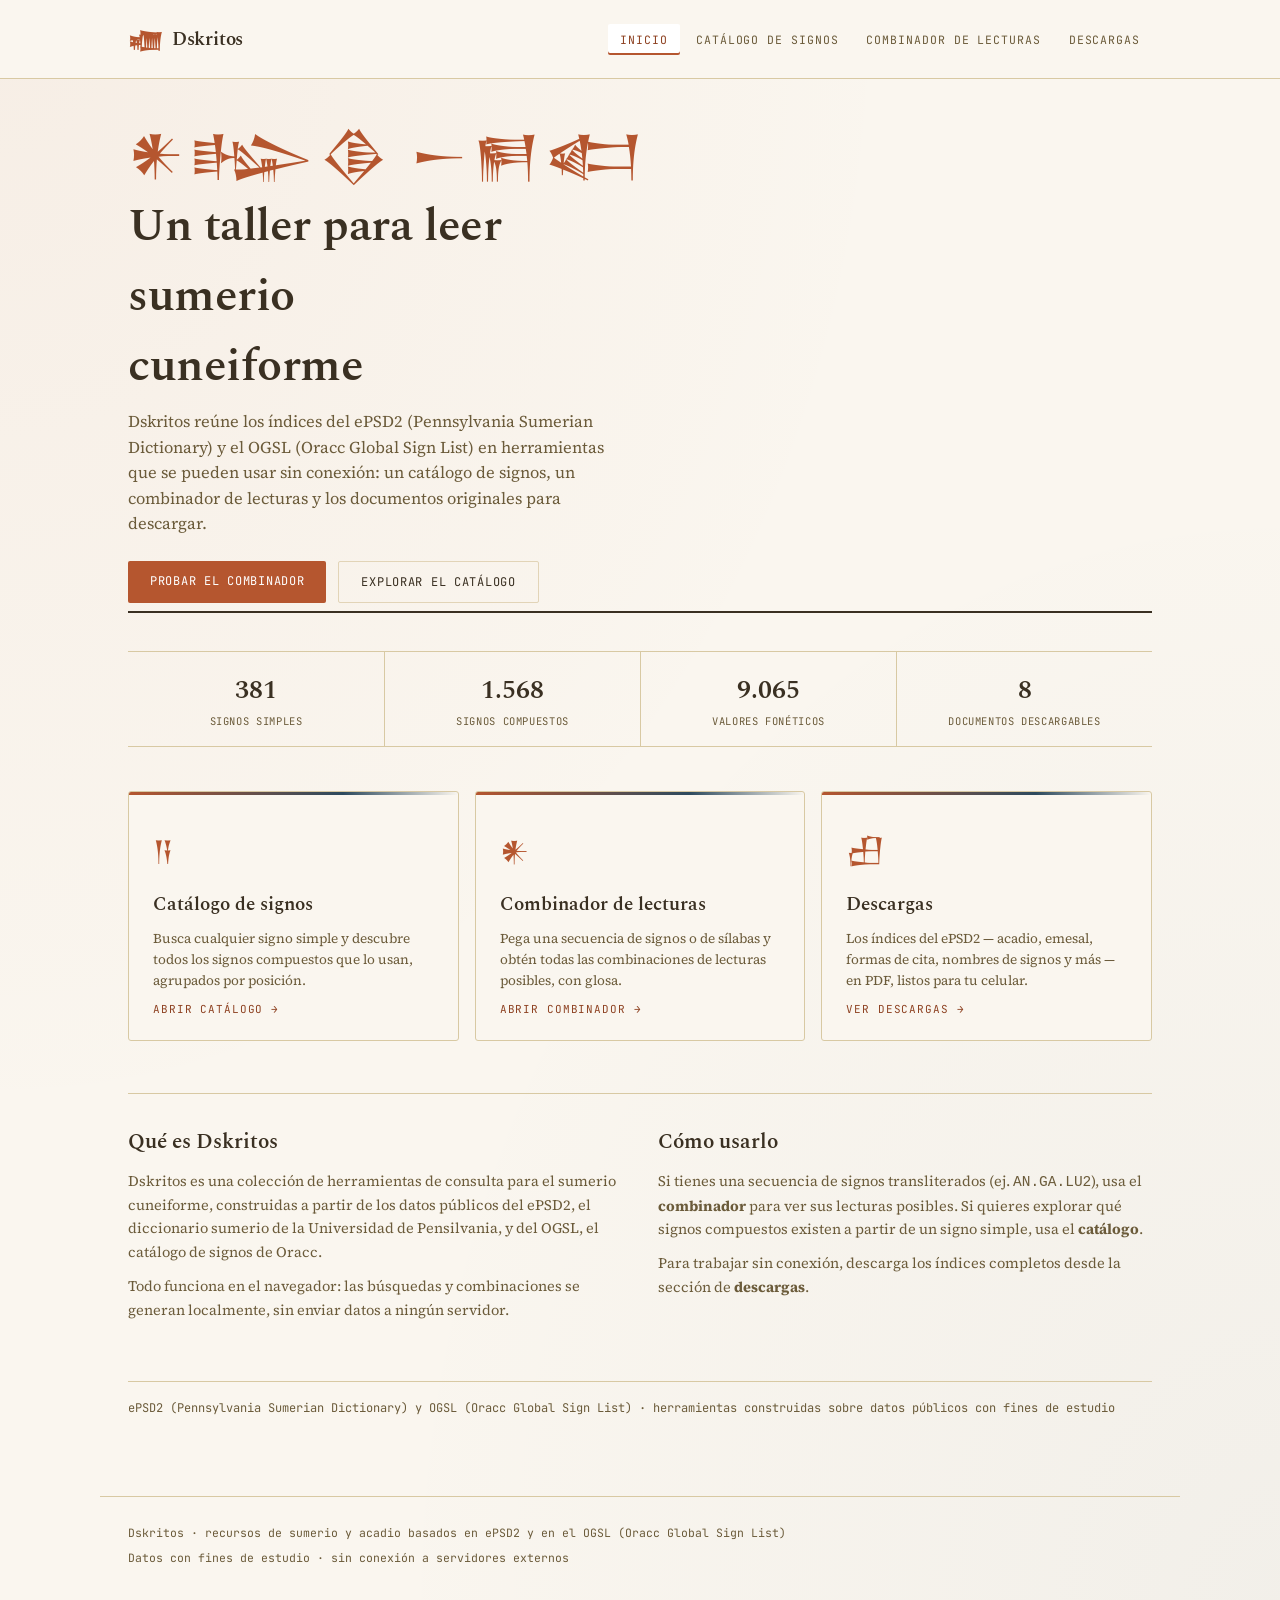
<file: index.html>
<!DOCTYPE html>
<html lang="es">
<head>
<meta charset="UTF-8">
<meta name="viewport" content="width=device-width, initial-scale=1">
<title>Dskritos — herramientas de sumerio cuneiforme</title>
<meta name="description" content="Catálogo de signos, combinador de lecturas y descargas del ePSD2 y el OGSL para leer y estudiar sumerio cuneiforme.">
<link rel="stylesheet" href="assets/css/base.css">
<link rel="stylesheet" href="assets/css/index.css">
</head>
<body>
<nav class="site-nav">
  <div class="nav-inner">
    <a class="wordmark" href="index.html"><span class="glyph">𒁾</span>Dskritos</a>
    <div class="nav-links">
      <a href="index.html" class="active">Inicio</a>
      <a href="catalogo.html">Catálogo de signos</a>
      <a href="combinador.html">Combinador de lecturas</a>
      <a href="descargas.html">Descargas</a>
    </div>
  </div>
</nav>
<div class="wrap">

  <header class="hero">
    <div class="hero-glyphs">𒀭𒈗𒆠 𒀸𒂍𒅗</div>
    <h1>Un taller para leer sumerio cuneiforme</h1>
    <p class="subtitle">Dskritos reúne los índices del ePSD2 (Pennsylvania Sumerian Dictionary) y el OGSL (Oracc Global Sign List) en herramientas que se pueden usar sin conexión: un catálogo de signos, un combinador de lecturas y los documentos originales para descargar.</p>
    <div class="hero-actions">
      <a class="hero-btn primary" href="combinador.html">Probar el combinador</a>
      <a class="hero-btn ghost" href="catalogo.html">Explorar el catálogo</a>
    </div>
  </header>

  <div class="stats-strip">
    <div class="stat"><div class="stat-num">381</div><div class="stat-label">Signos simples</div></div>
    <div class="stat"><div class="stat-num">1.568</div><div class="stat-label">Signos compuestos</div></div>
    <div class="stat"><div class="stat-num">9.065</div><div class="stat-label">Valores fonéticos</div></div>
    <div class="stat"><div class="stat-num">8</div><div class="stat-label">Documentos descargables</div></div>
  </div>

  <section>
    <div class="tools-grid">
      <a class="tool-card" href="catalogo.html">
        <div class="tool-glyph">𒀀</div>
        <h3 class="tool-name">Catálogo de signos</h3>
        <p class="tool-desc">Busca cualquier signo simple y descubre todos los signos compuestos que lo usan, agrupados por posición.</p>
        <div class="tool-cta">Abrir catálogo →</div>
      </a>
      <a class="tool-card" href="combinador.html">
        <div class="tool-glyph">𒀭</div>
        <h3 class="tool-name">Combinador de lecturas</h3>
        <p class="tool-desc">Pega una secuencia de signos o de sílabas y obtén todas las combinaciones de lecturas posibles, con glosa.</p>
        <div class="tool-cta">Abrir combinador →</div>
      </a>
      <a class="tool-card" href="descargas.html">
        <div class="tool-glyph">𒌷</div>
        <h3 class="tool-name">Descargas</h3>
        <p class="tool-desc">Los índices del ePSD2 — acadio, emesal, formas de cita, nombres de signos y más — en PDF, listos para tu celular.</p>
        <div class="tool-cta">Ver descargas →</div>
      </a>
    </div>
  </section>

  <section class="about-block">
    <div>
      <h2>Qué es Dskritos</h2>
      <p>Dskritos es una colección de herramientas de consulta para el sumerio cuneiforme, construidas a partir de los datos públicos del ePSD2, el diccionario sumerio de la Universidad de Pensilvania, y del OGSL, el catálogo de signos de Oracc.</p>
      <p>Todo funciona en el navegador: las búsquedas y combinaciones se generan localmente, sin enviar datos a ningún servidor.</p>
    </div>
    <div>
      <h2>Cómo usarlo</h2>
      <p>Si tienes una secuencia de signos transliterados (ej. <code>AN.GA.LU2</code>), usa el <strong>combinador</strong> para ver sus lecturas posibles. Si quieres explorar qué signos compuestos existen a partir de un signo simple, usa el <strong>catálogo</strong>.</p>
      <p>Para trabajar sin conexión, descarga los índices completos desde la sección de <strong>descargas</strong>.</p>
    </div>
  </section>

  <footer>ePSD2 (Pennsylvania Sumerian Dictionary) y OGSL (Oracc Global Sign List) · herramientas construidas sobre datos públicos con fines de estudio</footer>
</div>
<footer class="site-footer">
  <span>Dskritos · recursos de sumerio y acadio basados en ePSD2 y en el OGSL (Oracc Global Sign List)</span>
  <span>Datos con fines de estudio · sin conexión a servidores externos</span>
</footer>
</body>
</html>
</file>
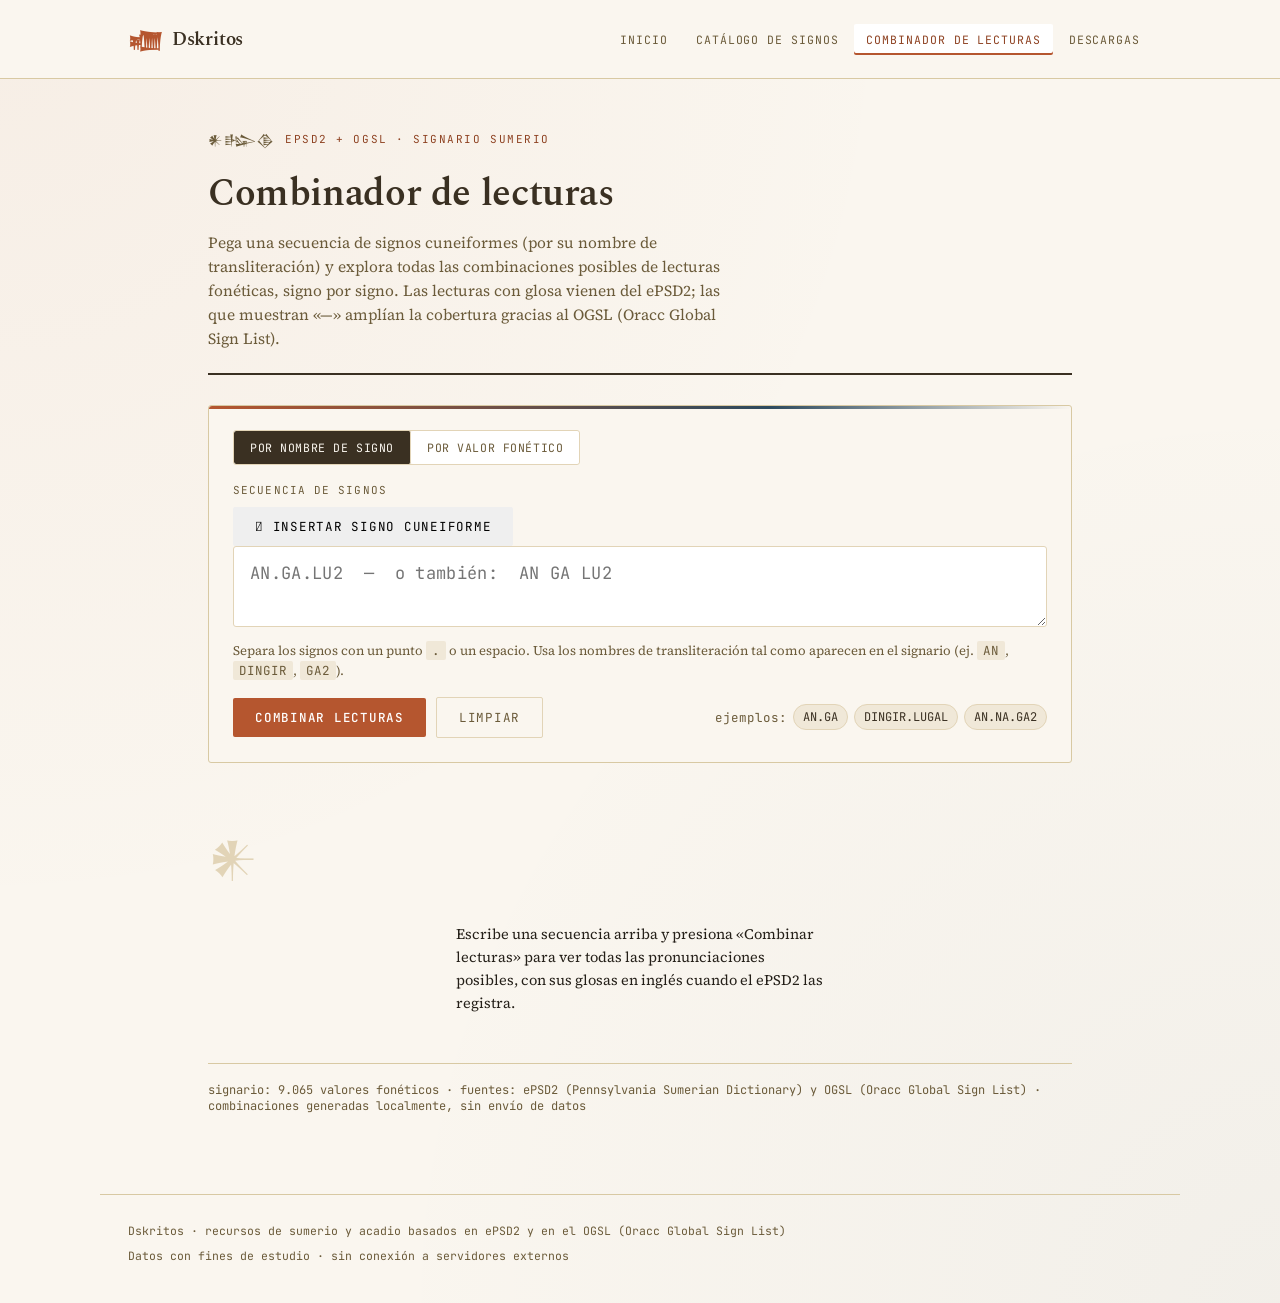
<file: combinador.html>
<!DOCTYPE html>
<html lang="es">
<head>
<meta charset="UTF-8">
<meta name="viewport" content="width=device-width, initial-scale=1">
<title>Combinador de lecturas — Dskritos</title>
<meta name="description" content="Combina secuencias de signos cuneiformes o de valores fonéticos y descubre todas las lecturas posibles registradas en el ePSD2 y el OGSL.">
<link rel="stylesheet" href="assets/css/base.css">
<link rel="stylesheet" href="assets/css/combinador.css">
</head>
<body>
<nav class="site-nav">
  <div class="nav-inner">
    <a class="wordmark" href="index.html"><span class="glyph">𒁾</span>Dskritos</a>
    <div class="nav-links">
      <a href="index.html">Inicio</a>
      <a href="catalogo.html">Catálogo de signos</a>
      <a href="combinador.html" class="active">Combinador de lecturas</a>
      <a href="descargas.html">Descargas</a>
    </div>
  </div>
</nav>
<div class="wrap">

  <header>
    <div class="eyebrow"><span class="glyph-rule">𒀭𒈗𒆠</span> ePSD2 + OGSL · signario sumerio</div>
    <h1>Combinador de lecturas</h1>
    <p class="subtitle">Pega una secuencia de signos cuneiformes (por su nombre de transliteración) y explora todas las combinaciones posibles de lecturas fonéticas, signo por signo. Las lecturas con glosa vienen del ePSD2; las que muestran «—» amplían la cobertura gracias al OGSL (Oracc Global Sign List).</p>
  </header>

  <div class="input-zone">
    <div class="mode-toggle">
      <button class="mode-btn active" id="modeSigno" data-mode="signo">Por nombre de signo</button>
      <button class="mode-btn" id="modeFon" data-mode="fonetico">Por valor fonético</button>
    </div>
    <div class="seq-header">
      <label for="seq" id="seqLabel">Secuencia de signos</label>
      <button type="button" class="btn-teclado" id="btnTeclado"><span class="glyph">𒀭</span> Insertar signo cuneiforme</button>
    </div>
    <textarea id="seq" placeholder="AN.GA.LU2  —  o también:  AN GA LU2"></textarea>
    <div class="teclado-panel" id="tecladoPanel" hidden>
      <input type="text" id="tecladoSearch" placeholder="Buscar signo por nombre (ej. AN, LUGAL, KI)…">
      <div class="teclado-count" id="tecladoCount"></div>
      <div class="teclado-grid" id="tecladoGrid"></div>
    </div>
    <p class="hint" id="seqHint">Separa los signos con un punto <code>.</code> o un espacio. Usa los nombres de transliteración tal como aparecen en el signario (ej. <code>AN</code>, <code>DINGIR</code>, <code>GA2</code>). También puedes escribir en cuneiforme de verdad — pega texto cuneiforme o insértalo con el botón de arriba — y el combinador lo reconoce solo.</p>
    <div class="actions">
      <button class="btn-primary" id="btnRun">Combinar lecturas</button>
      <button class="btn-ghost" id="btnClear">Limpiar</button>
      <div class="examples" id="examplesRow">
        <span style="font-family:'JetBrains Mono',monospace;">ejemplos:</span>
        <span class="ex-chip" data-ex="AN.GA">AN.GA</span>
        <span class="ex-chip" data-ex="DINGIR.LUGAL">DINGIR.LUGAL</span>
        <span class="ex-chip" data-ex="AN.NA.GA2">AN.NA.GA2</span>
      </div>
    </div>
  </div>

  <div id="tokensRow" class="tokens-row"></div>

  <section class="results" id="results">
    <div class="empty-state">
      <div class="big-glyph">𒀭</div>
      <p>Escribe una secuencia arriba y presiona «Combinar lecturas» para ver todas las pronunciaciones posibles, con sus glosas en inglés cuando el ePSD2 las registra.</p>
    </div>
  </section>

  <footer>signario: 9.065 valores fonéticos · fuentes: ePSD2 (Pennsylvania Sumerian Dictionary) y OGSL (Oracc Global Sign List) · combinaciones generadas localmente, sin envío de datos</footer>
</div>
<footer class="site-footer">
  <span>Dskritos · recursos de sumerio y acadio basados en ePSD2 y en el OGSL (Oracc Global Sign List)</span>
  <span>Datos con fines de estudio · sin conexión a servidores externos</span>
</footer>
<script src="assets/js/data-combinador.js"></script>
<script src="assets/js/data-glifos.js"></script>
<script src="assets/js/logic-combinador.js"></script>
<script src="assets/js/logic-teclado.js"></script>
</body>
</html>
</file>
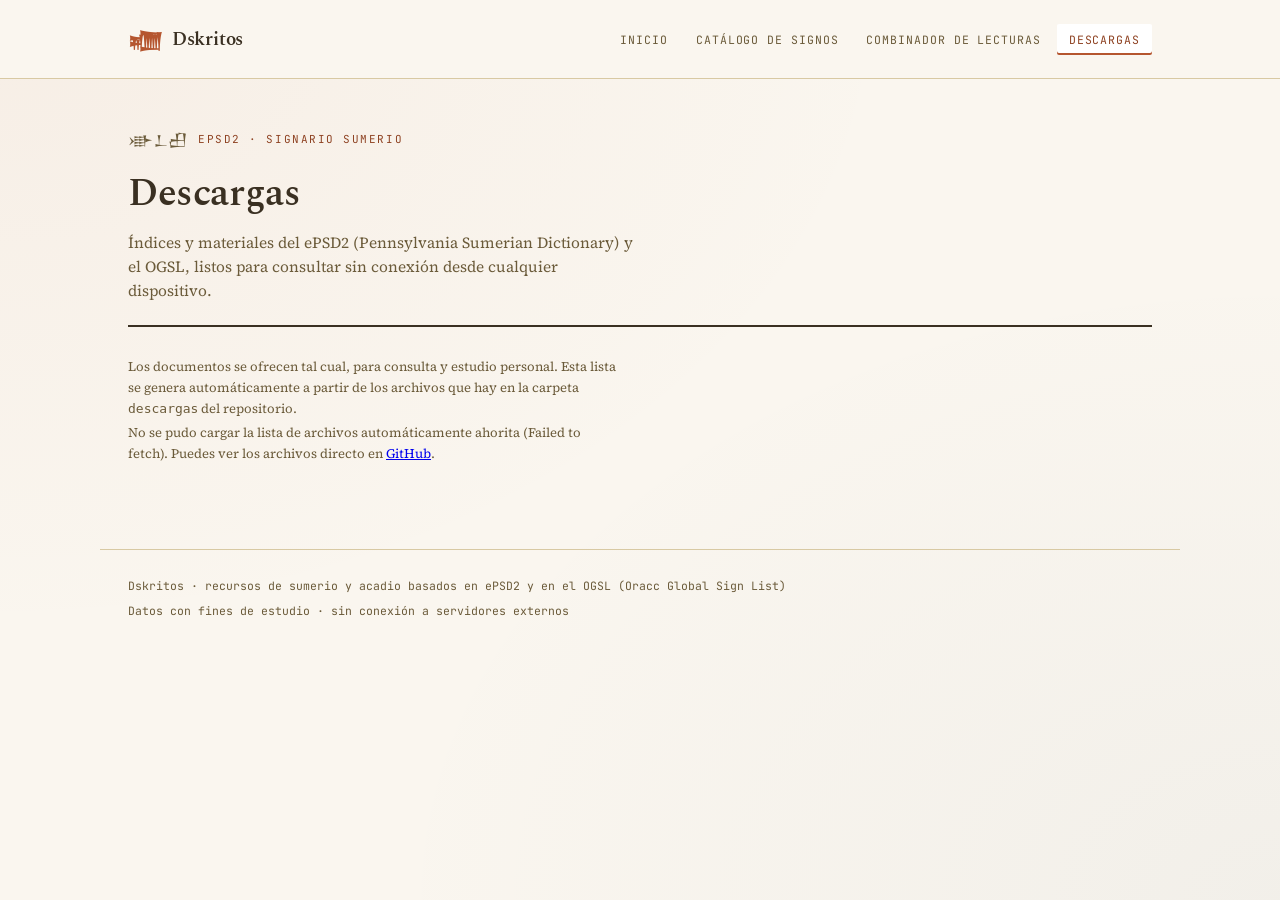
<file: descargas.html>
<!DOCTYPE html>
<html lang="es">
<head>
<meta charset="UTF-8">
<meta name="viewport" content="width=device-width, initial-scale=1">
<title>Descargas — Dskritos</title>
<meta name="description" content="Descarga en PDF los índices del ePSD2 (acadio, emesal, inglés, formas de cita, nombres de signos, transliteración), el catálogo OGSL y otros materiales de sumerio.">
<link rel="stylesheet" href="assets/css/base.css">
<link rel="stylesheet" href="assets/css/descargas.css">
</head>
<body>
<nav class="site-nav">
  <div class="nav-inner">
    <a class="wordmark" href="index.html"><span class="glyph">𒁾</span>Dskritos</a>
    <div class="nav-links">
      <a href="index.html">Inicio</a>
      <a href="catalogo.html">Catálogo de signos</a>
      <a href="combinador.html">Combinador de lecturas</a>
      <a href="descargas.html" class="active">Descargas</a>
    </div>
  </div>
</nav>
<div class="wrap">

  <header>
    <div class="eyebrow"><span class="glyph-rule">𒀝𒁇𒌷</span> ePSD2 · signario sumerio</div>
    <h1>Descargas</h1>
    <p class="subtitle">Índices y materiales del ePSD2 (Pennsylvania Sumerian Dictionary) y el OGSL, listos para consultar sin conexión desde cualquier dispositivo.</p>
  </header>

  <p class="dl-note">Los documentos se ofrecen tal cual, para consulta y estudio personal. Esta lista se genera automáticamente a partir de los archivos que hay en la carpeta <code>descargas</code> del repositorio.</p>

  <div id="dl-estado" class="dl-note">Cargando lista de archivos…</div>
  <div id="dl-dynamic"></div>

</div>
<footer class="site-footer">
  <span>Dskritos · recursos de sumerio y acadio basados en ePSD2 y en el OGSL (Oracc Global Sign List)</span>
  <span>Datos con fines de estudio · sin conexión a servidores externos</span>
</footer>
<script src="assets/js/data-descargas.js"></script>
<script src="assets/js/logic-descargas.js"></script>
</body>
</html>
</file>
<file: assets/css/base.css>
@import url('https://fonts.googleapis.com/css2?family=Spectral:ital,wght@0,400;0,500;0,600;0,700;1,400&family=Source+Serif+4:opsz,wght@8..60,400;8..60,500;8..60,600&family=JetBrains+Mono:wght@400;500&display=swap');
@import url('https://fonts.googleapis.com/css2?family=Noto+Sans+Cuneiform&display=swap');

:root{
  --clay-50:#FAF6EF;
  --clay-100:#F0E8D8;
  --clay-200:#E2D4B7;
  --clay-700:#6B5B3A;
  --clay-900:#3A3022;
  --ink:#241F18;
  --terracotta:#B5562F;
  --terracotta-dark:#8E4222;
  --lapis:#2D4A5E;
  --line:#D8C9A3;
  --paper:#FAF6EF;
}

*{box-sizing:border-box;}
html,body{margin:0;padding:0;}
body{
  background:var(--paper);
  background-image:
    radial-gradient(ellipse at top left, rgba(181,86,47,0.05), transparent 50%),
    radial-gradient(ellipse at bottom right, rgba(45,74,94,0.04), transparent 50%);
  color:var(--ink);
  font-family:'Source Serif 4', serif;
  min-height:100vh;
}

.wrap{
  max-width:1080px;
  margin:0 auto;
  padding:0 28px 80px;
}

/* ---------- Navegación ---------- */
.site-nav{
  border-bottom:1px solid var(--line);
  background:var(--clay-50);
}
.site-nav .nav-inner{
  max-width:1080px;
  margin:0 auto;
  padding:16px 28px;
  display:flex;
  align-items:center;
  justify-content:space-between;
  flex-wrap:wrap;
  gap:14px;
}
.wordmark{
  font-family:'Spectral', serif;
  font-weight:600;
  font-size:19px;
  color:var(--clay-900);
  text-decoration:none;
  display:flex;
  align-items:center;
  gap:9px;
  letter-spacing:-0.01em;
}
.wordmark .glyph{
  font-family:'Noto Sans Cuneiform', serif;
  font-size:20px;
  color:var(--terracotta);
}
.nav-links{
  display:flex;
  gap:4px;
  flex-wrap:wrap;
}
.nav-links a{
  font-family:'JetBrains Mono', monospace;
  font-size:11.5px;
  letter-spacing:0.08em;
  text-transform:uppercase;
  text-decoration:none;
  color:var(--clay-700);
  padding:8px 12px;
  border-radius:2px;
  transition:color 0.12s ease, background 0.12s ease;
}
.nav-links a:hover{
  color:var(--clay-900);
  background:var(--clay-100);
}
.nav-links a.active{
  color:var(--terracotta-dark);
  background:#fff;
  box-shadow:inset 0 -2px 0 var(--terracotta);
}

.wrap > header{
  padding-top:44px;
}

header{
  border-bottom:2px solid var(--clay-900);
  padding-bottom:22px;
  margin-bottom:30px;
  position:relative;
}
.eyebrow{
  font-family:'JetBrains Mono', monospace;
  font-size:11px;
  letter-spacing:0.14em;
  text-transform:uppercase;
  color:var(--terracotta-dark);
  margin-bottom:10px;
  display:flex;
  align-items:center;
  gap:10px;
}
.eyebrow .glyph-rule{
  font-family:'Noto Sans Cuneiform', serif;
  font-size:14px;
  color:var(--clay-700);
  letter-spacing:0.05em;
}
h1{
  font-family:'Spectral', serif;
  font-weight:600;
  font-size:clamp(28px,4vw,38px);
  margin:0 0 8px;
  letter-spacing:-0.01em;
  color:var(--clay-900);
}
.subtitle{
  font-size:15.5px;
  color:var(--clay-700);
  max-width:64ch;
  line-height:1.55;
  margin:0;
}

footer{
  margin-top:48px;
  padding-top:18px;
  border-top:1px solid var(--line);
  font-size:12px;
  color:var(--clay-700);
  font-family:'JetBrains Mono', monospace;
}
footer a{ color:var(--terracotta-dark); }

/* ---------- Utilidades compartidas ---------- */
.site-footer{
  max-width:1080px;
  margin:0 auto;
  padding:28px 28px 40px;
  font-family:'JetBrains Mono', monospace;
  font-size:11.5px;
  color:var(--clay-700);
  border-top:1px solid var(--line);
  display:flex;
  justify-content:space-between;
  flex-wrap:wrap;
  gap:10px;
}
.site-footer a{ color:var(--terracotta-dark); text-decoration:none; }
.site-footer a:hover{ text-decoration:underline; }

@media (max-width:640px){
  .site-nav .nav-inner{ padding:14px 18px; }
  .wrap{ padding:0 18px 60px; }
  .wrap > header{ padding-top:30px; }
}
</file>
<file: assets/css/index.css>
.hero{
  padding:6px 0 8px;
}
.hero-glyphs{
  font-family:'Noto Sans Cuneiform', serif;
  font-size:clamp(34px,7vw,54px);
  color:var(--terracotta);
  letter-spacing:0.08em;
  margin-bottom:14px;
  line-height:1;
}
.hero h1{
  font-size:clamp(32px,5vw,46px);
  max-width:16ch;
}
.hero .subtitle{
  max-width:56ch;
  font-size:16.5px;
}
.hero-actions{
  display:flex;
  gap:12px;
  margin-top:24px;
  flex-wrap:wrap;
}
.hero-btn{
  font-family:'JetBrains Mono', monospace;
  font-size:12px;
  letter-spacing:0.06em;
  text-transform:uppercase;
  text-decoration:none;
  padding:12px 22px;
  border-radius:2px;
  transition:background 0.12s ease, border-color 0.12s ease, transform 0.08s ease;
}
.hero-btn:active{ transform:translateY(1px); }
.hero-btn.primary{ background:var(--terracotta); color:#fff; }
.hero-btn.primary:hover{ background:var(--terracotta-dark); }
.hero-btn.ghost{ background:transparent; color:var(--clay-900); border:1px solid var(--clay-200); }
.hero-btn.ghost:hover{ border-color:var(--terracotta); color:var(--terracotta-dark); }

/* Franja de estadísticas */
.stats-strip{
  display:grid;
  grid-template-columns:repeat(4, 1fr);
  border-top:1px solid var(--line);
  border-bottom:1px solid var(--line);
  margin:38px 0 44px;
}
.stat{
  padding:18px 16px;
  text-align:center;
  border-left:1px solid var(--line);
}
.stat:first-child{ border-left:none; }
.stat-num{
  font-family:'Spectral', serif;
  font-weight:600;
  font-size:26px;
  color:var(--clay-900);
}
.stat-label{
  font-family:'JetBrains Mono', monospace;
  font-size:10.5px;
  letter-spacing:0.06em;
  text-transform:uppercase;
  color:var(--clay-700);
  margin-top:4px;
}

/* Tarjetas de herramientas */
.tools-grid{
  display:grid;
  grid-template-columns:repeat(auto-fit, minmax(240px, 1fr));
  gap:16px;
  margin-bottom:12px;
}
.tool-card{
  display:flex;
  flex-direction:column;
  gap:10px;
  background:var(--clay-50);
  border:1px solid var(--line);
  border-radius:3px;
  padding:24px;
  text-decoration:none;
  color:inherit;
  position:relative;
  overflow:hidden;
  transition:border-color 0.12s ease, transform 0.08s ease, box-shadow 0.12s ease;
}
.tool-card::before{
  content:"";
  position:absolute;
  top:0; left:0; right:0;
  height:3px;
  background:linear-gradient(90deg, var(--terracotta), var(--lapis) 65%, transparent);
}
.tool-card:hover{
  border-color:var(--terracotta);
  transform:translateY(-2px);
  box-shadow:0 4px 14px rgba(58,48,34,0.1);
}
.tool-glyph{
  font-family:'Noto Sans Cuneiform', serif;
  font-size:28px;
  color:var(--terracotta);
}
.tool-name{
  font-family:'Spectral', serif;
  font-weight:600;
  font-size:19px;
  color:var(--clay-900);
  margin:0;
}
.tool-desc{
  font-size:13.5px;
  color:var(--clay-700);
  line-height:1.55;
  margin:0;
  flex-grow:1;
}
.tool-cta{
  font-family:'JetBrains Mono', monospace;
  font-size:11px;
  letter-spacing:0.08em;
  text-transform:uppercase;
  color:var(--terracotta-dark);
}

/* Sección "acerca de" */
.about-block{
  margin-top:52px;
  padding-top:32px;
  border-top:1px solid var(--line);
  display:grid;
  grid-template-columns:1fr 1fr;
  gap:36px;
}
.about-block h2{
  font-family:'Spectral', serif;
  font-weight:600;
  font-size:21px;
  color:var(--clay-900);
  margin:0 0 12px;
}
.about-block p{
  font-size:14.5px;
  color:var(--clay-700);
  line-height:1.65;
  margin:0 0 10px;
}

@media (max-width:720px){
  .stats-strip{ grid-template-columns:repeat(2, 1fr); }
  .stat:nth-child(3){ border-left:none; }
  .about-block{ grid-template-columns:1fr; gap:20px; }
}
</file>
<file: assets/css/combinador.css>
.wrap{ max-width:920px; }

.input-zone{
  background:var(--clay-50);
  border:1px solid var(--line);
  border-radius:3px;
  padding:24px;
  margin-bottom:8px;
  position:relative;
}
.input-zone::before{
  content:"";
  position:absolute;
  top:0; left:0; right:0;
  height:3px;
  background:linear-gradient(90deg, var(--terracotta), var(--lapis) 65%, transparent);
  border-radius:3px 3px 0 0;
}
label{
  display:block;
  font-family:'JetBrains Mono', monospace;
  font-size:11px;
  letter-spacing:0.1em;
  text-transform:uppercase;
  color:var(--clay-700);
  margin-bottom:10px;
}
textarea{
  width:100%;
  min-height:64px;
  resize:vertical;
  font-family:'JetBrains Mono', monospace;
  font-size:17px;
  letter-spacing:0.02em;
  padding:14px 16px;
  border:1.5px solid var(--clay-200);
  border-radius:3px;
  background:#fff;
  color:var(--ink);
  line-height:1.5;
}
textarea:focus{
  outline:none;
  border-color:var(--terracotta);
  box-shadow:0 0 0 3px rgba(181,86,47,0.12);
}
.hint{
  font-size:13px;
  color:var(--clay-700);
  margin-top:9px;
  line-height:1.5;
}
.hint code{
  font-family:'JetBrains Mono', monospace;
  background:var(--clay-100);
  padding:1px 6px;
  border-radius:2px;
  font-size:12.5px;
}

.actions{
  display:flex;
  gap:10px;
  margin-top:16px;
  flex-wrap:wrap;
  align-items:center;
}
button{
  font-family:'JetBrains Mono', monospace;
  font-size:12.5px;
  letter-spacing:0.06em;
  text-transform:uppercase;
  border:none;
  border-radius:2px;
  padding:11px 22px;
  cursor:pointer;
  transition:transform 0.1s ease, box-shadow 0.15s ease;
}
button:focus-visible{outline:2px solid var(--lapis); outline-offset:2px;}
.btn-primary{
  background:var(--terracotta);
  color:#fff;
  font-weight:500;
}
.btn-primary:hover{background:var(--terracotta-dark);}
.btn-primary:active{transform:translateY(1px);}
.btn-ghost{
  background:transparent;
  color:var(--clay-700);
  border:1px solid var(--clay-200);
}
.btn-ghost:hover{border-color:var(--clay-700); color:var(--clay-900);}

.examples{
  font-size:12.5px;
  color:var(--clay-700);
  margin-left:auto;
  display:flex;
  gap:6px;
  align-items:center;
  flex-wrap:wrap;
}
.ex-chip{
  font-family:'JetBrains Mono', monospace;
  background:var(--clay-100);
  border:1px solid var(--clay-200);
  padding:4px 9px;
  border-radius:20px;
  cursor:pointer;
  font-size:12px;
  color:var(--clay-900);
}
.ex-chip:hover{background:var(--clay-200);}

/* Tokens parseados */
.tokens-row{
  display:flex;
  flex-wrap:wrap;
  gap:8px;
  margin:28px 0 6px;
}
.token-card{
  border:1px solid var(--line);
  background:#fff;
  border-radius:3px;
  padding:12px 14px;
  min-width:120px;
  position:relative;
}
.token-card.not-found{
  border-color:#D9A38A;
  background:#FBF2EC;
}
.token-glyph{
  font-family:'Noto Sans Cuneiform', serif;
  font-size:26px;
  color:var(--clay-900);
  line-height:1;
  margin-bottom:4px;
  min-height:30px;
}
.token-name{
  font-family:'JetBrains Mono', monospace;
  font-size:11px;
  color:var(--clay-700);
  letter-spacing:0.02em;
}
.token-count{
  font-size:10.5px;
  color:var(--terracotta-dark);
  margin-top:3px;
  font-family:'JetBrains Mono', monospace;
}
.token-card.not-found .token-count{color:#A85A3F;}

section.results{margin-top:8px;}
.results-meta{
  display:flex;
  justify-content:space-between;
  align-items:baseline;
  margin:30px 0 14px;
  padding-bottom:10px;
  border-bottom:1px solid var(--line);
}
.results-title{
  font-family:'Spectral', serif;
  font-weight:600;
  font-size:19px;
  color:var(--clay-900);
}
.results-count{
  font-family:'JetBrains Mono', monospace;
  font-size:12px;
  color:var(--clay-700);
}

.combo-list{
  display:flex;
  flex-direction:column;
  gap:1px;
  background:var(--line);
  border:1px solid var(--line);
  border-radius:3px;
  overflow:hidden;
}
.combo-row{
  background:#fff;
  padding:14px 18px;
  display:flex;
  align-items:baseline;
  gap:14px;
  flex-wrap:wrap;
}
.combo-row:hover{background:var(--clay-50);}
.combo-reading{
  font-family:'Spectral', serif;
  font-size:18px;
  font-weight:600;
  color:var(--terracotta-dark);
  letter-spacing:0.01em;
}
.combo-glosas{
  font-size:14px;
  color:var(--clay-700);
  flex:1;
  min-width:200px;
}
.combo-glosas .seg{
  color:var(--ink);
}
.combo-glosas .sep{
  color:var(--clay-200);
  margin:0 6px;
}
.combo-also{
  font-family:'JetBrains Mono', monospace;
  font-size:11px;
  color:#A89568;
  width:100%;
  margin-top:4px;
}

.mode-toggle{
  display:flex;
  gap:0;
  margin-bottom:18px;
  border:1px solid var(--clay-200);
  border-radius:3px;
  overflow:hidden;
  width:fit-content;
}
.mode-btn{
  font-family:'JetBrains Mono', monospace;
  font-size:11.5px;
  letter-spacing:0.05em;
  text-transform:uppercase;
  padding:9px 16px;
  background:#fff;
  color:var(--clay-700);
  border:none;
  cursor:pointer;
  border-right:1px solid var(--clay-200);
}
.mode-btn:last-child{border-right:none;}
.mode-btn.active{
  background:var(--clay-900);
  color:var(--clay-50);
}
.mode-btn:hover:not(.active){background:var(--clay-100);}

.match-tag{
  display:inline-block;
  font-family:'JetBrains Mono', monospace;
  font-size:9.5px;
  letter-spacing:0.04em;
  text-transform:uppercase;
  padding:2px 7px;
  border-radius:10px;
  margin-left:8px;
  vertical-align:middle;
}
.match-tag.exact{
  background:#DDE9DD;
  color:#3A6B3A;
}
.match-tag.approx{
  background:#F2E2C8;
  color:#8E6A22;
}
.token-altcount{
  font-size:9.5px;
  color:var(--clay-700);
  margin-top:2px;
  font-family:'JetBrains Mono', monospace;
}
.signo-pick{
  font-family:'JetBrains Mono', monospace;
  font-size:10px;
  color:var(--lapis);
}
.empty-state .big-glyph{
  font-family:'Noto Sans Cuneiform', serif;
  font-size:48px;
  color:var(--clay-200);
  margin-bottom:14px;
}
.empty-state p{
  font-size:14.5px;
  max-width:46ch;
  margin:0 auto;
  line-height:1.6;
}

.limit-note{
  font-family:'JetBrains Mono', monospace;
  font-size:11.5px;
  color:var(--terracotta-dark);
  background:#FBF2EC;
  border:1px solid #E8C7B5;
  padding:10px 14px;
  border-radius:3px;
  margin-top:14px;
}


@media (max-width: 600px){
  .wrap{padding:28px 16px 60px;}
  .examples{margin-left:0; width:100%;}
}
</file>
<file: assets/css/descargas.css>
.section-label{
  font-family:'JetBrains Mono', monospace;
  font-size:11.5px;
  letter-spacing:0.12em;
  text-transform:uppercase;
  color:var(--clay-700);
  margin:36px 0 14px;
  padding-bottom:8px;
  border-bottom:1px solid var(--line);
}
.section-label:first-of-type{ margin-top:8px; }

.dl-grid{
  display:grid;
  grid-template-columns:repeat(auto-fill, minmax(260px, 1fr));
  gap:14px;
}

.dl-card{
  background:#fff;
  border:1px solid var(--line);
  border-radius:3px;
  padding:20px 20px 16px;
  display:flex;
  flex-direction:column;
  gap:10px;
  position:relative;
  transition:border-color 0.12s ease, box-shadow 0.12s ease, transform 0.08s ease;
}
.dl-card:hover{
  border-color:var(--terracotta);
  box-shadow:0 2px 10px rgba(58,48,34,0.08);
  transform:translateY(-1px);
}
.dl-card-top{
  display:flex;
  align-items:flex-start;
  justify-content:space-between;
  gap:10px;
}
.dl-glyph{
  font-family:'Noto Sans Cuneiform', serif;
  font-size:22px;
  color:var(--terracotta);
  line-height:1;
}
.dl-format{
  font-family:'JetBrains Mono', monospace;
  font-size:10px;
  letter-spacing:0.08em;
  text-transform:uppercase;
  color:var(--lapis);
  border:1px solid var(--lapis);
  border-radius:2px;
  padding:3px 7px;
  white-space:nowrap;
}
.dl-title{
  font-family:'Spectral', serif;
  font-weight:600;
  font-size:17px;
  color:var(--clay-900);
  margin:0;
  line-height:1.3;
}
.dl-desc{
  font-size:13.5px;
  color:var(--clay-700);
  line-height:1.5;
  margin:0;
  flex-grow:1;
}
.dl-meta{
  display:flex;
  align-items:center;
  justify-content:space-between;
  margin-top:6px;
  padding-top:12px;
  border-top:1px solid var(--clay-100);
}
.dl-size{
  font-family:'JetBrains Mono', monospace;
  font-size:11px;
  color:var(--clay-700);
}
.dl-btn{
  font-family:'JetBrains Mono', monospace;
  font-size:11.5px;
  letter-spacing:0.06em;
  text-transform:uppercase;
  text-decoration:none;
  color:#fff;
  background:var(--terracotta);
  border-radius:2px;
  padding:8px 14px;
  transition:background 0.12s ease;
  white-space:nowrap;
}
.dl-btn:hover{ background:var(--terracotta-dark); }

.dl-note{
  font-size:13px;
  color:var(--clay-700);
  line-height:1.6;
  max-width:70ch;
  margin:0 0 4px;
}

@media (max-width:520px){
  .dl-grid{ grid-template-columns:1fr; }
}
</file>
